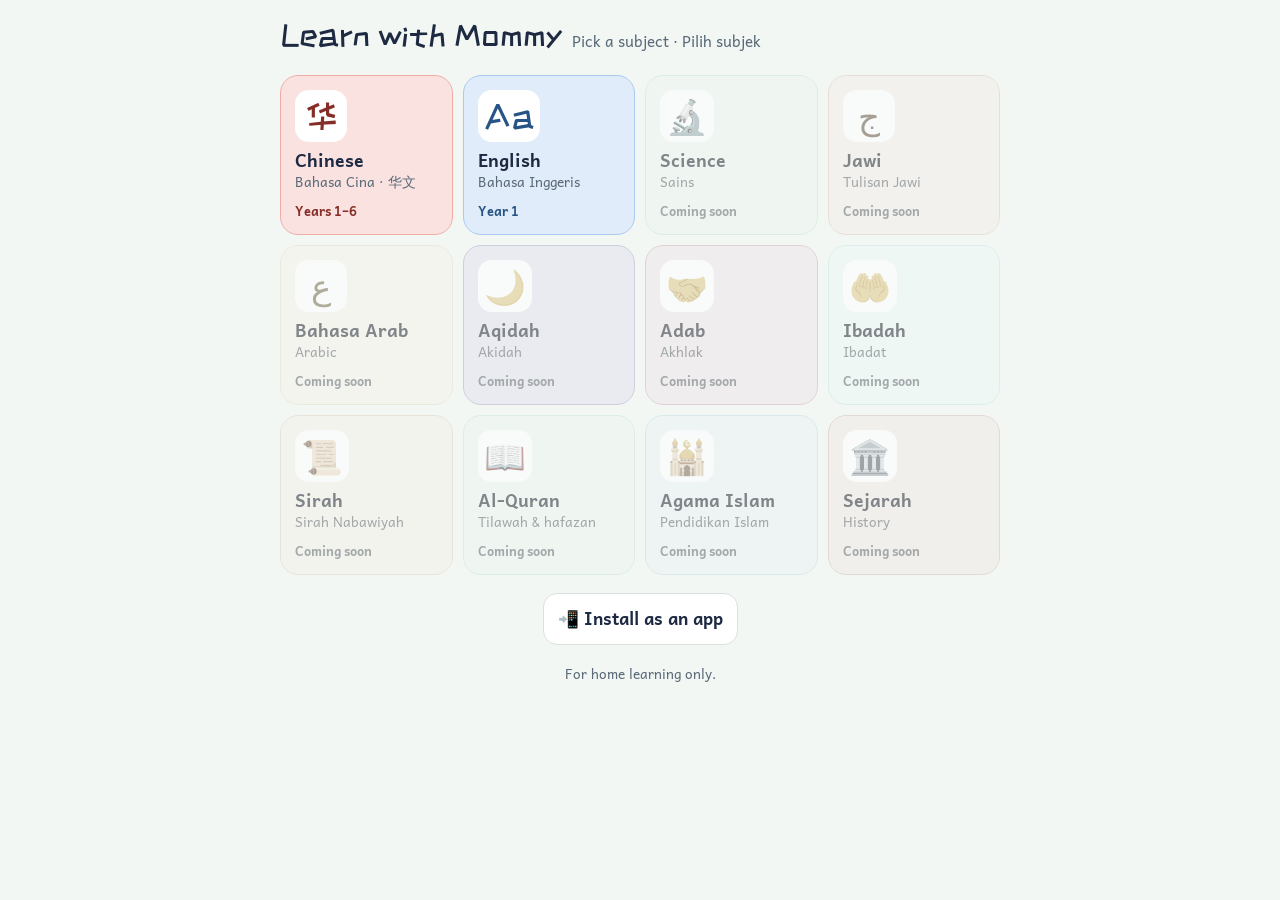
<file: index.html>
<!doctype html>
<html lang="en">
<head>
<meta charset="utf-8">
<meta name="viewport" content="width=device-width, initial-scale=1, viewport-fit=cover">
<title>Learn with Mommy</title>
<meta name="description" content="Flashcards and quizzes for Malaysian primary school subjects: Chinese (Years 1–6), English and more, with pictures and sound.">
<meta name="theme-color" content="#f3f7f4" media="(prefers-color-scheme: light)">
<meta name="theme-color" content="#11191d" media="(prefers-color-scheme: dark)">
<link rel="manifest" href="manifest.webmanifest">
<link rel="icon" href="icons/favicon-32.png" sizes="32x32" type="image/png">
<link rel="apple-touch-icon" href="icons/apple-touch-icon.png">
<meta name="mobile-web-app-capable" content="yes">
<meta name="apple-mobile-web-app-capable" content="yes">
<meta name="apple-mobile-web-app-title" content="Learn with Mommy">
<link rel="preconnect" href="https://fonts.googleapis.com">
<link rel="preconnect" href="https://fonts.gstatic.com" crossorigin>
<link rel="stylesheet" href="https://fonts.googleapis.com/css2?family=Andika:wght@400;700&family=Noto+Sans+SC:wght@500;700&family=ZCOOL+KuaiLe&display=swap" crossorigin>
<link rel="stylesheet" href="css/style.css">
</head>
<body>
<div class="wrap">
  <header class="top">
    <div class="brand">
      <button class="home-btn" id="back" aria-label="All subjects" hidden>←</button>
      <h1 id="title">Learn with Mommy</h1>
      <span id="subtitle"></span>
    </div>
    <nav class="tabs" id="tabs" role="tablist" hidden>
      <button id="tab-cards" role="tab" aria-selected="true"><span class="zh" id="tab-cards-local"></span>Cards</button>
      <button id="tab-quiz" role="tab" aria-selected="false"><span class="zh" id="tab-quiz-local"></span>Quiz</button>
      <button id="tab-test" aria-selected="false" hidden><span class="zh">模拟考</span>Test</button>
    </nav>
  </header>

  <section class="home" id="home" aria-label="Subjects">
    <div class="subjects" id="subjects"></div>
  </section>

  <div id="subject" hidden>
    <section class="picker" aria-label="Year and chapters">
      <span class="label" id="years-label">Year</span>
      <div class="years" id="years"></div>
      <div class="picker-head">
        <span class="label" id="units-label">Chapters</span>
        <div>
          <button class="linkish" id="pick-all">All</button>
          <button class="linkish" id="pick-none">Clear</button>
        </div>
      </div>
      <div class="chips" id="chips"></div>
      <div class="picked" id="picked"></div>
    </section>

    <main id="view-cards"></main>
    <main id="view-quiz" hidden></main>
  </div>

  <div class="install" id="install" hidden>
    <button class="btn" id="install-btn">📲 Install as an app</button>
    <p class="note" id="install-help" hidden></p>
  </div>

  <footer><span id="credit"></span> For home learning only.</footer>
</div>
<script src="js/subjects.js"></script>
<script src="js/data/chinese/year1.js"></script>
<script src="js/data/chinese/year2.js"></script>
<script src="js/data/chinese/year3.js"></script>
<script src="js/data/chinese/year4.js"></script>
<script src="js/data/chinese/year5.js"></script>
<script src="js/data/chinese/year6.js"></script>
<script src="js/data/english/year1.js"></script>
<script src="js/app.js"></script>
</body>
</html>
</file>
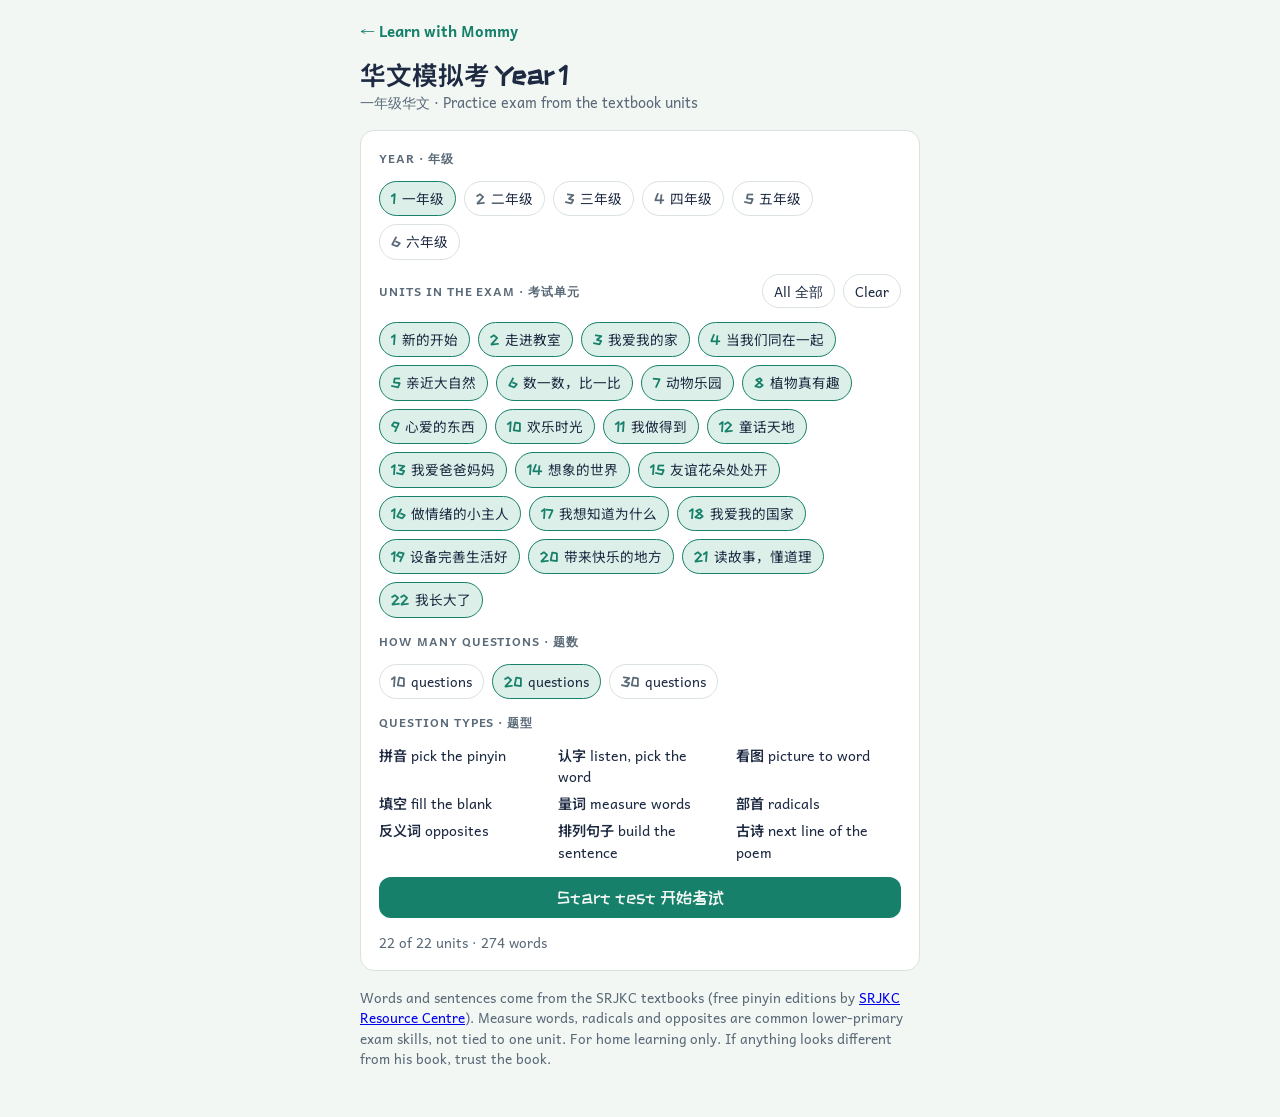
<file: exam.html>
<!doctype html>
<html lang="en">
<head>
<meta charset="utf-8">
<meta name="viewport" content="width=device-width, initial-scale=1, viewport-fit=cover">
<title>Learn with Mommy · 模拟考</title>
<meta name="description" content="Practice exam for SRJKC Bahasa Cina Years 1–6: pinyin, listening, fill in the blank, measure words, radicals, opposites, sentence order and poems.">
<meta name="theme-color" content="#f3f7f4" media="(prefers-color-scheme: light)">
<meta name="theme-color" content="#11191d" media="(prefers-color-scheme: dark)">
<link rel="manifest" href="manifest.webmanifest">
<link rel="icon" href="icons/favicon-32.png" sizes="32x32" type="image/png">
<link rel="apple-touch-icon" href="icons/apple-touch-icon.png">
<meta name="mobile-web-app-capable" content="yes">
<meta name="apple-mobile-web-app-capable" content="yes">
<meta name="apple-mobile-web-app-title" content="Learn with Mommy">
<link rel="preconnect" href="https://fonts.googleapis.com">
<link rel="preconnect" href="https://fonts.gstatic.com" crossorigin>
<link rel="stylesheet" href="https://fonts.googleapis.com/css2?family=Andika:wght@400;700&family=Noto+Sans+SC:wght@500;700&family=ZCOOL+KuaiLe&display=swap" crossorigin>
<style>
/* Layout: one narrow exercise-book column; a setup card, then one question at a time, then a marked result sheet. */
:root{
  --paper:#f3f7f4; --sheet:#ffffff; --ink:#1d2a42; --muted:#5a6a78;
  --line:#d9e2dd; --grid:#e0605c; --gridfaint:#f2b8b4;
  --pen:#17806a; --pen-soft:#dcefe8;
  --ok:#1f9d55; --ok-soft:#dff5e7; --no:#d64545; --no-soft:#fde6e4; --star:#f1a93a;
  --hz:"Noto Sans SC","PingFang SC","Microsoft YaHei","Hiragino Sans GB",sans-serif;
  --display:"ZCOOL KuaiLe","Noto Sans SC","Andika",sans-serif;
  --body:"Andika","Segoe UI",system-ui,sans-serif;
}
@media (prefers-color-scheme:dark){:root:not([data-theme="light"]){
  --paper:#11191d; --sheet:#1a242a; --ink:#e9eef0; --muted:#9fb0ba; --line:#2c3a42;
  --grid:#e8736e; --gridfaint:#6b3532; --pen:#3cc19b; --pen-soft:#1d3b33;
  --ok:#4cc982; --ok-soft:#17352a; --no:#f07272; --no-soft:#3d1f1f; --star:#f5b850; color-scheme:dark}}
:root[data-theme="dark"]{
  --paper:#11191d; --sheet:#1a242a; --ink:#e9eef0; --muted:#9fb0ba; --line:#2c3a42;
  --grid:#e8736e; --gridfaint:#6b3532; --pen:#3cc19b; --pen-soft:#1d3b33;
  --ok:#4cc982; --ok-soft:#17352a; --no:#f07272; --no-soft:#3d1f1f; --star:#f5b850; color-scheme:dark}
[hidden]{display:none!important}
html,body{margin:0}
.back{font-family:var(--body);font-weight:700;color:var(--pen);text-decoration:none;font-size:.95rem}
.back:focus-visible{outline:3px solid var(--star);outline-offset:2px;border-radius:6px}
*{box-sizing:border-box}
body{background:var(--paper);color:var(--ink);font-family:var(--body);font-size:16px;line-height:1.5;padding-inline:16px;padding-block:20px 48px}
.wrap{max-width:560px;margin:0 auto;display:grid;gap:16px}
header{display:flex;align-items:center;justify-content:space-between;gap:12px}
h1{font-family:var(--display);font-weight:600;font-size:1.6rem;margin:0;line-height:1.15;text-wrap:balance}
h1 .hz{font-family:var(--hz);margin-right:6px}
.sub{color:var(--muted);font-size:.9rem;margin:2px 0 0}
.sheet{background:var(--sheet);border:1px solid var(--line);border-radius:14px;padding:18px;display:grid;gap:14px}
.label{font-size:.75rem;letter-spacing:.08em;text-transform:uppercase;color:var(--muted);font-weight:700}
.chips{display:flex;flex-wrap:wrap;gap:8px}
.chip{font:inherit;font-size:.85rem;border:1.5px solid var(--line);background:transparent;color:var(--ink);border-radius:999px;padding:6px 11px;cursor:pointer;display:inline-flex;gap:6px;align-items:baseline}
.chip b{font-family:var(--display);font-weight:600;color:var(--muted)}
.chip .hz{font-family:var(--hz)}
.chip[aria-pressed="true"]{background:var(--pen-soft);border-color:var(--pen);color:var(--ink)}
.chip[aria-pressed="true"] b{color:var(--pen)}
.row{display:flex;flex-wrap:wrap;gap:8px;align-items:center}
.btn{font-family:var(--display);font-weight:400;font-size:1.1rem;border:0;border-radius:12px;padding:12px 18px;cursor:pointer;background:var(--pen);color:var(--paper)}
.btn.ghost{background:transparent;color:var(--pen);border:1.5px solid var(--pen)}
.btn:disabled{opacity:.4;cursor:default}
button:focus-visible{outline:3px solid var(--star);outline-offset:2px}
.note{font-size:.85rem;color:var(--muted);margin:0}
.types{display:grid;grid-template-columns:repeat(auto-fill,minmax(150px,1fr));gap:6px 14px;font-size:.88rem;margin:0;padding:0;list-style:none}
.types li .hz{font-family:var(--hz);font-weight:600;margin-right:4px}
/* quiz */
.bar{height:8px;background:var(--line);border-radius:99px;overflow:hidden}
.bar i{display:block;height:100%;background:var(--pen);transition:width .3s}
.meta{display:flex;justify-content:space-between;font-size:.85rem;color:var(--muted);font-variant-numeric:tabular-nums}
.sec{display:flex;align-items:baseline;gap:8px;flex-wrap:wrap}
.sec .hz{font-family:var(--hz);font-size:1.15rem;font-weight:600}
.sec .en{font-size:.85rem;color:var(--muted)}
.q{font-size:1.1rem}
.prompt{display:flex;flex-wrap:wrap;align-items:center;justify-content:center;gap:10px;padding:8px 0;min-height:84px;text-align:center}
.big{font-family:var(--hz);font-size:2rem;font-weight:600;line-height:1.4}
.py{font-family:var(--body);font-size:1.35rem;color:var(--pen);font-weight:700}
.pic{font-size:3rem;line-height:1}
.tzg{display:inline-flex;gap:3px}
.tzg span{width:58px;height:58px;display:grid;place-items:center;font-family:var(--hz);font-size:2.2rem;font-weight:600;border:1.5px solid var(--grid);
  background:linear-gradient(var(--gridfaint),var(--gridfaint)) center/100% 1px no-repeat,linear-gradient(var(--gridfaint),var(--gridfaint)) center/1px 100% no-repeat}
.sent{font-family:var(--hz);font-size:1.45rem;font-weight:600;line-height:1.7}
.blank{display:inline-block;min-width:2.4em;border-bottom:2px solid var(--pen);margin:0 4px;color:var(--pen)}
.say{font:inherit;border:1.5px solid var(--pen);color:var(--pen);background:var(--pen-soft);border-radius:999px;padding:6px 12px;cursor:pointer;font-weight:700}
.opts{display:grid;grid-template-columns:1fr 1fr;gap:10px}
.opt{font:inherit;min-height:64px;border:2px solid var(--line);background:var(--sheet);color:var(--ink);border-radius:12px;padding:10px;cursor:pointer;display:grid;place-items:center;text-align:center}
.opt .hz{font-family:var(--hz);font-size:1.5rem;font-weight:600;line-height:1.3}
.opt .p{font-size:1.15rem;font-weight:700}
.opt.ok{border-color:var(--ok);background:var(--ok-soft)}
.opt.no{border-color:var(--no);background:var(--no-soft)}
.opt:disabled{cursor:default}
.slot{min-height:64px;border:2px dashed var(--line);border-radius:12px;padding:8px;display:flex;flex-wrap:wrap;gap:8px;align-items:center;justify-content:center}
.tiles{display:flex;flex-wrap:wrap;gap:8px;justify-content:center}
.tile{font-family:var(--hz);font-size:1.35rem;font-weight:600;border:2px solid var(--pen);background:var(--pen-soft);color:var(--ink);border-radius:10px;padding:6px 12px;cursor:pointer}
.tile:disabled{visibility:hidden}
.slot.ok{border-color:var(--ok);border-style:solid;background:var(--ok-soft)}
.slot.no{border-color:var(--no);border-style:solid;background:var(--no-soft)}
.fb{border-radius:12px;padding:10px 14px;font-weight:700;display:flex;gap:8px;align-items:baseline;flex-wrap:wrap}
.fb.ok{background:var(--ok-soft);color:var(--ok)}
.fb.no{background:var(--no-soft);color:var(--no)}
.fb .hz{font-family:var(--hz)}
/* result */
.score{display:flex;align-items:center;gap:16px;flex-wrap:wrap}
.score .num{font-family:var(--display);font-weight:600;font-size:3.2rem;line-height:1;color:var(--no);border:3px solid var(--no);border-radius:50%;width:110px;height:110px;display:grid;place-items:center;transform:rotate(-8deg);font-variant-numeric:tabular-nums}
.stars{font-size:2rem;color:var(--star);letter-spacing:4px}
.stars .off{color:var(--line)}
.miss{list-style:none;margin:0;padding:0;display:grid;gap:8px}
.miss li{border-top:1px solid var(--line);padding-top:8px;display:grid;gap:2px;min-width:0}
.miss .s{font-size:.78rem;color:var(--muted)}
.miss .a{font-family:var(--hz);font-weight:600;font-size:1.1rem;overflow-wrap:anywhere}
.miss .a em{font-style:normal;color:var(--ok)}
.miss .a del{color:var(--no)}
@media (max-width:380px){.tzg span{width:48px;height:48px;font-size:1.8rem}.big{font-size:1.7rem}}
@media (prefers-reduced-motion:reduce){.bar i{transition:none}}
</style>
</head>
<body>

<div class="wrap">
  <a class="back" href="index.html#chinese/cards">← Learn with Mommy</a>
  <header>
    <div>
      <h1><span class="hz">华文模拟考</span><span id="yearTitle">Year 1</span></h1>
      <p class="sub" id="yearSub">一年级华文 · Practice exam from the textbook units</p>
    </div>
  </header>

  <section id="setup" class="sheet" aria-label="Set up the test">
    <span class="label">Year · 年级</span>
    <div class="chips" id="years"></div>
    <div class="row" style="justify-content:space-between">
      <span class="label">Units in the exam · 考试单元</span>
      <div class="row">
        <button class="chip" id="allBtn" type="button">All 全部</button>
        <button class="chip" id="noneBtn" type="button">Clear</button>
      </div>
    </div>
    <div class="chips" id="units"></div>
    <span class="label">How many questions · 题数</span>
    <div class="chips" id="counts"></div>
    <span class="label">Question types · 题型</span>
    <ul class="types">
      <li><span class="hz">拼音</span>pick the pinyin</li>
      <li><span class="hz">认字</span>listen, pick the word</li>
      <li><span class="hz">看图</span>picture to word</li>
      <li><span class="hz">填空</span>fill the blank</li>
      <li><span class="hz">量词</span>measure words</li>
      <li><span class="hz">部首</span>radicals</li>
      <li><span class="hz">反义词</span>opposites</li>
      <li><span class="hz">排列句子</span>build the sentence</li>
      <li><span class="hz">古诗</span>next line of the poem</li>
    </ul>
    <button class="btn" id="startBtn" type="button">Start test 开始考试</button>
    <p class="note" id="setupNote"></p>
  </section>

  <section id="quiz" class="sheet" hidden aria-live="polite"></section>
  <section id="result" class="sheet" hidden></section>
  <p class="note">Words and sentences come from the SRJKC textbooks (free pinyin editions by <a href="https://multilingual-malaysian.github.io/SRJKC_resources/" target="_blank" rel="noopener">SRJKC Resource Centre</a>). Measure words, radicals and opposites are common lower-primary exam skills, not tied to one unit. For home learning only. If anything looks different from his book, trust the book.</p>
</div>

<script src="js/subjects.js"></script>
<script src="js/data/chinese/year1.js"></script>
<script src="js/data/chinese/year2.js"></script>
<script src="js/data/chinese/year3.js"></script>
<script src="js/data/chinese/year4.js"></script>
<script src="js/data/chinese/year5.js"></script>
<script src="js/data/chinese/year6.js"></script>
<script>
const YEARS=Object.keys((window.BOOKS||{}).chinese||{}).map(Number).sort((a,b)=>a-b);
let D,WORDS,VOCAB,SENTS,year;
function loadYear(y){
  const b=BOOKS.chinese[y];year=y;
  D={units:b.chapters.map(c=>[c.n,c.zh,c.en]),poems:(b.poems||[]).map(p=>({ch:p.ch,t:p.title,a:p.author,d:p.dynasty,l:p.lines}))};
  WORDS=[];b.chapters.forEach(c=>c.words.forEach(w=>WORDS.push({zh:w[0],py:w[1],en:w[2],pic:w[3]||"",s:w[4]||"",ch:c.n})));
  VOCAB=new Set(WORDS.map(w=>w.zh));SENTS=buildSents();
}
const MW = [["猫","🐱","只"],["小鸟","🐦","只"],["狗","🐕","只"],["书","📕","本"],["花","🌸","朵"],["树","🌳","棵"],["鱼","🐟","条"],["河","🏞️","条"],["桌子","🪑","张"],["纸","📄","张"],["伞","☂️","把"],["车","🚗","辆"],["牛","🐄","头"],["马","🐎","匹"],["笔","✏️","支"],["衣服","👕","件"],["鞋","👟","双"],["山","⛰️","座"],["帽子","🧢","顶"],["人","🧍","个"],["苹果","🍎","个"]];
const MWS = ["只","本","朵","棵","条","张","把","辆","头","匹","支","件","双","座","顶","个"];
const RAD = [["妈","女"],["姐","女"],["好","女"],["河","氵"],["海","氵"],["洗","氵"],["树","木"],["林","木"],["桥","木"],["花","艹"],["草","艹"],["吃","口"],["叫","口"],["唱","口"],["打","扌"],["拍","扌"],["你","亻"],["他","亻"],["们","亻"],["说","讠"],["读","讠"],["话","讠"],["跑","足"],["跳","足"],["鸭","鸟"],["鹅","鸟"],["晴","日"],["明","日"],["灯","火"],["想","心"]];
const RADS = ["女","氵","木","艹","口","扌","亻","讠","足","鸟","日","火","心"];
const ANT = [["大","小"],["多","少"],["上","下"],["来","去"],["高","矮"],["长","短"],["快","慢"],["开","关"],["前","后"],["左","右"],["早","晚"],["胖","瘦"],["黑","白"],["冷","热"],["哭","笑"],["出","入"]];
const SEC = {
  py:["拼音","Pick the correct pinyin"], hear:["认字","Listen and pick the word"], pic:["看图","Look at the picture, pick the word"],
  fill:["填空","Fill in the blank"], mw:["量词","Pick the measure word"], rad:["部首","Pick the radical 部首"],
  ant:["反义词","Pick the opposite"], ord:["排列句子","Tap the words in the right order"], poem:["古诗","What is the next line?"]
};
const ORDER = ["py","hear","pic","fill","mw","rad","ant","ord","poem"];

/* storage (best score only, optional) */
const store={get(k){try{return localStorage.getItem(k)}catch(e){return null}},set(k,v){try{localStorage.setItem(k,v)}catch(e){}}};

const $=s=>document.querySelector(s);
const shuffle=a=>{a=a.slice();for(let i=a.length-1;i>0;i--){const j=Math.random()*(i+1)|0;[a[i],a[j]]=[a[j],a[i]]}return a};
const esc=s=>String(s).replace(/[&<>"]/g,c=>({"&":"&amp;","<":"&lt;",">":"&gt;",'"':"&quot;"}[c]));
const tzg=w=>'<span class="tzg">'+[...w].map(c=>'<span>'+esc(c)+'</span>').join("")+'</span>';
const canSpeak = typeof window.speechSynthesis!=="undefined" && typeof SpeechSynthesisUtterance!=="undefined";
function speak(t){ if(!canSpeak) return; try{speechSynthesis.cancel();const u=new SpeechSynthesisUtterance(t);u.lang="zh-CN";u.rate=.8;speechSynthesis.speak(u)}catch(e){} }

/* setup state */
let units=new Set(); let count=20;
const unitKey=()=>"lwm-exam-units-y"+year;
function setYear(y){
  loadYear(y);store.set("lwm-exam-year",y);
  const saved=JSON.parse(store.get(unitKey())||"null");const ok=D.units.map(u=>u[0]);
  units=new Set(Array.isArray(saved)?saved.filter(n=>ok.includes(n)):ok);
  const zh=BOOKS.chinese[y].zh||"";
  $("#yearTitle").textContent="Year "+y;$("#yearSub").textContent=zh+"华文 · Practice exam from the textbook units";
  document.title="Learn with Mommy · 模拟考 Year "+y;
  try{history.replaceState(null,"","#"+y)}catch(e){}
  drawUnits();
}
function drawUnits(){
  store.set(unitKey(),JSON.stringify([...units]));
  $("#years").innerHTML=YEARS.map(y=>`<button class="chip" type="button" id="y${y}" data-y="${y}" aria-pressed="${y===year}"><b>${y}</b><span class="hz">${esc(BOOKS.chinese[y].zh||"")}</span></button>`).join("");
  $("#units").innerHTML=D.units.map(u=>`<button class="chip" type="button" id="u${u[0]}" data-u="${u[0]}" aria-pressed="${units.has(u[0])}"><b>${u[0]}</b><span class="hz">${esc(u[1])}</span></button>`).join("");
  $("#counts").innerHTML=[10,20,30].map(n=>`<button class="chip" type="button" id="c${n}" data-c="${n}" aria-pressed="${count===n}"><b>${n}</b> questions</button>`).join("");
  $("#startBtn").disabled=!units.size;
  const best=store.get("lwm-exam-best-y"+year+":"+[...units].sort((a,b)=>a-b).join(","));
  $("#setupNote").textContent = !units.size ? "Pick at least one unit." :
    `${units.size} of ${D.units.length} units · ${WORDS.filter(w=>units.has(w.ch)).length} words` + (best?` · best score here: ${best}/100`:"");
}
$("#units").onclick=e=>{const b=e.target.closest("[data-u]");if(!b)return;const n=+b.dataset.u;units.has(n)?units.delete(n):units.add(n);drawUnits()};
$("#years").onclick=e=>{const b=e.target.closest("[data-y]");if(b&&+b.dataset.y!==year)setYear(+b.dataset.y)};
$("#counts").onclick=e=>{const b=e.target.closest("[data-c]");if(!b)return;count=+b.dataset.c;drawUnits()};
$("#allBtn").onclick=()=>{units=new Set(D.units.map(u=>u[0]));drawUnits()};
$("#noneBtn").onclick=()=>{units.clear();drawUnits()};

/* question makers */
const TONES={a:"āáǎàa",e:"ēéěèe",i:"īíǐìi",o:"ōóǒòo",u:"ūúǔùu",ü:"ǖǘǚǜü"};
function retone(py){
  const syl=py.split(" ");const idx=shuffle(syl.map((_,i)=>i));
  for(const i of idx){for(const [v,set] of Object.entries(TONES)){const k=set.indexOf([...syl[i]].find(c=>set.includes(c))||"#");
    if(k>-1&&k<4){const ch=set[k];const opts=[0,1,2,3].filter(t=>t!==k);const nt=set[opts[Math.random()*3|0]];const s=syl.slice();s[i]=s[i].replace(ch,nt);return s.join(" ")}}}
  return null;
}
function distract(correct,pool,n=3){const seen=new Set([correct]);const out=[];for(const p of shuffle(pool)){if(!seen.has(p)){seen.add(p);out.push(p)}if(out.length===n)break}return out}
function sameLen(pool,w){const s=pool.filter(x=>[...x.zh].length===[...w.zh].length);return s.length>=4?s:pool}

function make(type,pool,used){
  const fresh=pool.filter(w=>!used.has(w.zh));
  const pick=a=>a[Math.random()*a.length|0];
  if(type==="py"){const w=pick(fresh);if(!w)return null;used.add(w.zh);
    const tv=retone(w.py);const others=distract(w.py,sameLen(WORDS,w).map(x=>x.py),tv?2:3);
    const opts=shuffle([w.py,...(tv&&tv!==w.py&&!others.includes(tv)?[tv]:[]),...others]).slice(0,4);if(!opts.includes(w.py))opts[0]=w.py;
    return {type,prompt:tzg(w.zh),opts:shuffle(opts),ans:w.py,optCls:"p",show:w.zh+" "+w.py}}
  if(type==="hear"||type==="pic"){const w=pick(fresh.filter(x=>type==="hear"||x.pic));if(!w)return null;used.add(w.zh);
    const opts=shuffle([w.zh,...distract(w.zh,sameLen(pool.length>=8?pool:WORDS,w).map(x=>x.zh))]);
    const prompt=type==="hear"
      ? `<span class="py">${esc(w.py)}</span>${canSpeak?`<button class="say" type="button" data-say="${esc(w.zh)}">🔊 Listen 听</button>`:""}`
      : `<span class="pic">${w.pic}</span><span class="note">${esc(w.en)}</span>`;
    return {type,prompt,opts,ans:w.zh,optCls:"hz",say:type==="hear"?w.zh:null,show:w.zh+" "+w.py}}
  if(type==="fill"){const c=shuffle(fresh.filter(x=>x.s&&x.s.includes(x.zh)&&x.s.replace(/[，。！？、“”]/g,"").length>[...x.zh].length));const w=c[0];if(!w)return null;used.add(w.zh);
    const sent=esc(w.s).replace(esc(w.zh),'<span class="blank">（　）</span>');
    const opts=shuffle([w.zh,...distract(w.zh,sameLen(pool.length>=8?pool:WORDS,w).map(x=>x.zh).filter(z=>!w.s.includes(z)))]);
    return {type,prompt:`<span class="sent">${sent}</span>`,opts,ans:w.zh,optCls:"hz",show:w.s}}
  if(type==="mw"){const it=pick(MW.filter(m=>!used.has("mw"+m[0])));if(!it)return null;used.add("mw"+it[0]);
    return {type,prompt:`<span class="pic">${it[1]}</span><span class="sent">一<span class="blank">（　）</span>${esc(it[0])}</span>`,opts:shuffle([it[2],...distract(it[2],MWS)]),ans:it[2],optCls:"hz",show:"一"+it[2]+it[0]}}
  if(type==="rad"){const it=pick(RAD.filter(r=>!used.has("r"+r[0])));if(!it)return null;used.add("r"+it[0]);
    return {type,prompt:tzg(it[0]),opts:shuffle([it[1],...distract(it[1],RADS)]),ans:it[1],optCls:"hz",show:it[0]+" → "+it[1]}}
  if(type==="ant"){const it=pick(ANT.filter(r=>!used.has("a"+r[0])));if(!it)return null;used.add("a"+it[0]);const flip=Math.random()<.5;const q=flip?it[1]:it[0],a=flip?it[0]:it[1];
    return {type,prompt:`${tzg(q)}<span class="sent">↔</span><span class="tzg"><span>？</span></span>`,opts:shuffle([a,...distract(a,ANT.flat().filter(x=>x!==q))]),ans:a,optCls:"hz",show:q+" ↔ "+a}}
  if(type==="ord"){const c=shuffle(SENTS.filter(s=>units.has(s.ch)&&!used.has("o"+s.text)));const s=c[0];if(!s)return null;used.add("o"+s.text);
    return {type,ord:true,tiles:shuffleDiff(s.tiles),ans:s.tiles.join(""),end:s.end,show:s.text+s.end}}
  if(type==="poem"){const ps=D.poems.filter(p=>units.has(p.ch));const p=pick(ps);if(!p)return null;
    const i=pick([...Array(p.l.length-1).keys()].filter(k=>!used.has("p"+p.t+k)));if(i===undefined)return null;used.add("p"+p.t+i);
    const a=p.l[i+1][0];const all=D.poems.flatMap(x=>x.l.map(l=>l[0])).filter(l=>l!==p.l[i][0]&&[...l].length===[...a].length);
    return {type,prompt:`<div><div class="note">《${esc(p.t)}》${esc(p.d)} · ${esc(p.a)}</div><div class="sent">${esc(p.l[i][0])}，</div><div class="sent"><span class="blank">（　　　）</span></div></div>`,opts:shuffle([a,...distract(a,all)]),ans:a,optCls:"hz",show:p.l[i][0]+"，"+a}}
}
function shuffleDiff(t){for(let k=0;k<8;k++){const s=shuffle(t);if(s.join("")!==t.join(""))return s}return t.slice().reverse()}

/* sentences for 排列句子: segment by textbook words, 3–5 tiles */
function buildSents(){const seen=new Set(),out=[];
  for(const w of WORDS){if(!w.s)continue;const m=w.s.match(/^([^，。！？、“”：；]+)([。！？])$/);if(!m)continue;const t=m[1];const L=[...t].length;if(L<5||L>14||seen.has(t))continue;seen.add(t);
    const ch=[...t];let tok=[];for(let i=0;i<ch.length;){let hit=null;for(let n=Math.min(4,ch.length-i);n>=2;n--){const s=ch.slice(i,i+n).join("");if(VOCAB.has(s)){hit=s;break}}
      if(hit){tok.push({t:hit,v:1});i+=[...hit].length}else{tok.push({t:ch[i],v:0});i++}}
    {const m2=[];let run="";const flush=()=>{const c=[...run];const sizes={1:[1],2:[2],3:[3],4:[2,2],5:[2,3],6:[3,3]}[c.length]||[c.length];let p=0;for(const z of sizes){m2.push({t:c.slice(p,p+z).join(""),v:0});p+=z}run=""};
      for(const x of tok){if(x.v){if(run)flush();m2.push(x)}else run+=x.t}if(run)flush();tok=m2}
    while(tok.length>5){let best=-1,bl=1e9;for(let i=0;i<tok.length-1;i++){const l=tok[i].t.length+tok[i+1].t.length+(tok[i].v+tok[i+1].v)*2;if(l<bl){bl=l;best=i}}
      tok.splice(best,2,{t:tok[best].t+tok[best+1].t,v:0})}
    if(tok.length<3)continue;out.push({ch:w.ch,text:t,end:m[2],tiles:tok.map(x=>x.t)})}
  return out}

/* test flow */
let Q=[],qi=0,score=0,misses=[];
function build(n,onlyFrom){
  const pool=WORDS.filter(w=>units.has(w.ch));const used=new Set();
  let types=ORDER.filter(t=>t!=="poem"||D.poems.some(p=>units.has(p.ch))).filter(t=>t!=="ord"||SENTS.some(s=>units.has(s.ch)));
  const list=[];let k=0,guard=0;while(list.length<n&&guard++<400){const t=types[k++%types.length];const q=make(t,pool,used);if(q)list.push(q)}
  return list.sort((a,b)=>ORDER.indexOf(a.type)-ORDER.indexOf(b.type));
}
function start(list){Q=list;qi=0;score=0;misses=[];$("#setup").hidden=true;$("#result").hidden=true;$("#quiz").hidden=false;show();window.scrollTo({top:0})}
$("#startBtn").onclick=()=>start(build(count));

function show(){
  const q=Q[qi];const s=SEC[q.type];const prev=qi>0?Q[qi-1].type:null;
  let h=`<div class="meta"><span>Question ${qi+1} / ${Q.length}</span><span>✓ ${score}</span></div><div class="bar"><i style="width:${qi/Q.length*100}%"></i></div>
  <div class="sec"><span class="hz">${s[0]}</span><span class="en">${s[1]}</span></div>`;
  if(q.ord){
    h+=`<div class="slot" id="slot" aria-label="Your sentence"></div><div class="tiles" id="tiles">${q.tiles.map((t,i)=>`<button class="tile" type="button" id="t${i}" data-i="${i}">${esc(t)}</button>`).join("")}</div>
    <div class="row"><button class="btn" id="checkBtn" type="button" disabled>Check 检查</button><button class="btn ghost" id="resetBtn" type="button">Reset</button></div>`;
  } else {
    h+=`<div class="prompt">${q.prompt}</div><div class="opts">${q.opts.map((o,i)=>`<button class="opt" type="button" id="o${i}" data-o="${esc(o)}"><span class="${q.optCls}">${esc(o)}</span></button>`).join("")}</div>`;
  }
  h+=`<div id="fb"></div>`;
  $("#quiz").innerHTML=h;
  const sb=$("#quiz .say");if(sb)sb.onclick=()=>speak(sb.dataset.say);
  if(q.ord) wireOrder(q); else $("#quiz .opts").onclick=e=>{const b=e.target.closest(".opt");if(!b||b.disabled)return;answer(q,b.dataset.o,b)};
}
function wireOrder(q){
  let placed=[];const slot=$("#slot");
  const draw=()=>{slot.innerHTML=placed.map((i,k)=>`<button class="tile" type="button" data-k="${k}">${esc(q.tiles[i])}</button>`).join("");
    q.tiles.forEach((_,i)=>{$("#t"+i).disabled=placed.includes(i)});$("#checkBtn").disabled=placed.length!==q.tiles.length};
  $("#tiles").onclick=e=>{const b=e.target.closest(".tile");if(!b||b.disabled)return;placed.push(+b.dataset.i);draw()};
  slot.onclick=e=>{const b=e.target.closest(".tile");if(!b||slot.dataset.done)return;placed.splice(+b.dataset.k,1);draw()};
  $("#resetBtn").onclick=()=>{placed=[];draw()};
  $("#checkBtn").onclick=()=>{const got=placed.map(i=>q.tiles[i]).join("");slot.dataset.done=1;
    const ok=got===q.ans;slot.classList.add(ok?"ok":"no");$("#checkBtn").remove();$("#resetBtn").remove();$("#tiles").remove();
    finish(q,ok,got+q.end)};
}
function answer(q,o,b){
  const ok=o===q.ans;document.querySelectorAll("#quiz .opt").forEach(x=>{x.disabled=true;if(x.dataset.o===q.ans)x.classList.add("ok")});
  if(!ok)b.classList.add("no");finish(q,ok,o);
}
function finish(q,ok,got){
  if(ok)score++;else misses.push({q,got});
  const last=qi===Q.length-1;
  $("#fb").innerHTML=`<div class="fb ${ok?"ok":"no"}">${ok?"✓ Correct! 答对了":"✗ Answer 答案："}${ok?"":`<span class="hz">${esc(q.show)}</span>`}</div>
   <div class="row" style="margin-top:12px"><button class="btn" id="nextBtn" type="button">${last?"See score 看成绩":"Next 下一题"}</button></div>`;
  if(q.say&&!ok)speak(q.say);
  $("#nextBtn").focus();$("#nextBtn").onclick=()=>{if(last)result();else{qi++;show()}};
}
function result(){
  const pct=Math.round(score/Q.length*100);const st=pct>=90?3:pct>=70?2:pct>=50?1:0;
  const key="lwm-exam-best-y"+year+":"+[...units].sort((a,b)=>a-b).join(",");const best=+store.get(key)||0;if(pct>best)store.set(key,pct);
  const msg=pct>=90?"太棒了！ Excellent!":pct>=70?"很好！ Very good!":pct>=50?"加油！ Keep going!":"Let's practise these again 再练一练";
  $("#quiz").hidden=true;const r=$("#result");r.hidden=false;
  r.innerHTML=`<div class="score"><div class="num">${pct}</div><div><div class="stars">${"★".repeat(st)}<span class="off">${"★".repeat(3-st)}</span></div>
    <div style="font-family:var(--display);font-weight:600;font-size:1.2rem">${msg}</div><div class="note">${score} of ${Q.length} correct</div></div></div>
    ${misses.length?`<span class="label">To practise · 错题 (${misses.length})</span><ul class="miss">${misses.map(m=>`<li><span class="s">${SEC[m.q.type][0]} · ${SEC[m.q.type][1]}</span><span class="a"><em>${esc(m.q.show)}</em>  <del>${esc(m.got)}</del></span></li>`).join("")}</ul>`:`<p class="note">No mistakes this time.</p>`}
    <div class="row">${misses.length?`<button class="btn" id="redoBtn" type="button">Redo mistakes 再练错题</button>`:""}<button class="btn ghost" id="newBtn" type="button">New test 新试卷</button><button class="btn ghost" id="setBtn" type="button">Change units</button></div>`;
  const redo=$("#redoBtn");if(redo)redo.onclick=()=>start(shuffle(misses.map(m=>m.q)));
  $("#newBtn").onclick=()=>start(build(count));
  $("#setBtn").onclick=()=>{r.hidden=true;$("#setup").hidden=false;drawUnits()};
  window.scrollTo({top:0});
}
{const h=parseInt(location.hash.slice(1),10);const s=+store.get("lwm-exam-year");
 setYear(YEARS.includes(h)?h:YEARS.includes(s)?s:YEARS[0]);}
</script>
</body>
</html>
</file>
<file: css/style.css>
/* Layout: one centred column (max 720px) like an exercise-book page; characters sit in red 田字格 practice boxes. */
:root {
  --paper: #f3f7f4;
  --card: #ffffff;
  --ink: #1d2a42;
  --muted: #5a6a78;
  --line: #d9e2dd;
  --grid: #e0605c;
  --grid-soft: #f2b8b4;
  --accent: #17806a;
  --accent-ink: #ffffff;
  --accent-soft: #dcefe8;
  --sun: #f1a93a;
  --good: #1f9d55;
  --good-soft: #dff5e7;
  --bad: #d64545;
  --bad-soft: #fde6e4;
  --shadow: 0 6px 20px rgba(29, 42, 66, 0.10);
  --tile-sat: 70%; --tile-bg: 93%; --tile-line: 80%; --tile-ink: 34%; /* subject tiles: each tile brings its own hue */

  --font-zh: "Noto Sans SC", "PingFang SC", "Microsoft YaHei", "Hiragino Sans GB", sans-serif;
  --font-display: "ZCOOL KuaiLe", "Noto Sans SC", "Andika", sans-serif;
  --font-body: "Andika", "Segoe UI", system-ui, sans-serif;
  --font-term: var(--font-body); /* the subject's own words; each subject sets this (js/subjects.js) */
}
@media (prefers-color-scheme: dark) {
  :root:not([data-theme="light"]) {
    --paper: #11191d; --card: #1a242a; --ink: #e9eef0; --muted: #9fb0ba; --line: #2c3a42;
    --grid: #e8736e; --grid-soft: #6b3532; --accent: #3cc19b; --accent-ink: #0d1a16; --accent-soft: #1d3b33;
    --sun: #f5b850; --good: #4cc982; --good-soft: #17352a; --bad: #f07272; --bad-soft: #3d1f1f;
    --shadow: 0 6px 20px rgba(0, 0, 0, 0.35);
    --tile-sat: 35%; --tile-bg: 17%; --tile-line: 27%; --tile-ink: 72%;
    color-scheme: dark;
  }
}
:root[data-theme="dark"] {
  --paper: #11191d; --card: #1a242a; --ink: #e9eef0; --muted: #9fb0ba; --line: #2c3a42;
  --grid: #e8736e; --grid-soft: #6b3532; --accent: #3cc19b; --accent-ink: #0d1a16; --accent-soft: #1d3b33;
  --sun: #f5b850; --good: #4cc982; --good-soft: #17352a; --bad: #f07272; --bad-soft: #3d1f1f;
  --shadow: 0 6px 20px rgba(0, 0, 0, 0.35);
  --tile-sat: 35%; --tile-bg: 17%; --tile-line: 27%; --tile-ink: 72%;
  color-scheme: dark;
}

* { box-sizing: border-box; }
[hidden] { display: none !important; }
html, body { margin: 0; }
body {
  background: var(--paper);
  color: var(--ink);
  font-family: var(--font-body);
  font-size: 17px;
  line-height: 1.5;
  /* the safe-area insets keep content clear of the notch and home bar when opened as an installed app */
  padding: env(safe-area-inset-top) max(16px, env(safe-area-inset-right)) calc(40px + env(safe-area-inset-bottom)) max(16px, env(safe-area-inset-left));
  -webkit-tap-highlight-color: transparent;
}
.wrap { max-width: 720px; margin: 0 auto; display: flex; flex-direction: column; gap: 18px; }
button { font: inherit; color: inherit; cursor: pointer; }
button:focus-visible, .chip:focus-visible, select:focus-visible { outline: 3px solid var(--sun); outline-offset: 2px; }

/* Header */
header.top {
  display: flex; align-items: center; justify-content: space-between; flex-wrap: wrap; gap: 12px;
  padding-block: 18px 4px;
}
.brand { display: flex; align-items: baseline; gap: 10px; flex-wrap: wrap; }
.brand h1 { font-family: var(--font-display); font-weight: 400; font-size: 2rem; margin: 0; line-height: 1.1; }
.brand span { color: var(--muted); font-size: 0.95rem; }
.home-btn {
  align-self: center; border: 1.5px solid var(--line); background: var(--card); border-radius: 999px;
  width: 40px; height: 40px; font-size: 1.2rem; font-weight: 700; line-height: 1;
}
.tabs { display: flex; gap: 6px; background: var(--card); border: 1px solid var(--line); border-radius: 999px; padding: 4px; }
.tabs button {
  border: 0; background: transparent; border-radius: 999px; padding: 8px 16px; font-weight: 700;
}
.tabs button[aria-selected="true"] { background: var(--accent); color: var(--accent-ink); }
.tabs .zh { font-family: var(--font-zh); margin-right: 4px; }
.tabs .zh:empty { display: none; }

/* Home: one tile per subject */
.subjects { display: grid; grid-template-columns: repeat(auto-fill, minmax(150px, 1fr)); gap: 10px; }
.subject {
  --h: 160;
  display: flex; flex-direction: column; align-items: flex-start; gap: 2px; min-height: 132px;
  padding: 14px; border-radius: 18px; text-decoration: none; color: var(--ink);
  background: hsl(var(--h) var(--tile-sat) var(--tile-bg)); border: 1.5px solid hsl(var(--h) var(--tile-sat) var(--tile-line));
}
a.subject:hover { border-color: hsl(var(--h) 50% 55%); }
a.subject:focus-visible { outline: 3px solid var(--sun); outline-offset: 2px; }
.subject .s-icon {
  font-family: var(--font-display); font-size: 2.1rem; line-height: 1.1; margin-bottom: 6px;
  min-width: 52px; height: 52px; padding-inline: 6px; border-radius: 14px; display: grid; place-items: center;
  background: var(--card); color: hsl(var(--h) 55% var(--tile-ink));
}
.subject b { font-size: 1.1rem; line-height: 1.2; }
.subject small { color: var(--muted); font-size: 0.85rem; line-height: 1.3; }
.subject .s-status {
  margin-top: auto; padding-top: 8px; font-size: 0.8rem; font-weight: 700; color: hsl(var(--h) 55% var(--tile-ink));
}
.subject.soon { opacity: 0.55; filter: saturate(0.4); }
.subject.soon .s-status { color: var(--muted); }

/* Chapter picker */
.picker { display: flex; flex-direction: column; gap: 8px; }
.picker-head { display: flex; justify-content: space-between; align-items: center; gap: 8px; flex-wrap: wrap; }
.label { font-size: 0.8rem; text-transform: uppercase; letter-spacing: 0.08em; color: var(--muted); font-weight: 700; }
.chips { display: grid; grid-template-columns: repeat(auto-fill, minmax(48px, 1fr)); gap: 6px; }
.chip {
  border: 1.5px solid var(--line); background: var(--card); border-radius: 10px; padding: 6px 0;
  font-weight: 700; font-variant-numeric: tabular-nums; text-align: center;
}
.chip[aria-pressed="true"] { border-color: var(--accent); background: var(--accent-soft); color: var(--ink); }
.years { display: grid; grid-template-columns: repeat(6, 1fr); gap: 6px; }
.years button {
  border: 1.5px solid var(--line); background: var(--card); border-radius: 12px; padding: 8px 4px;
  font-weight: 700; display: flex; flex-direction: column; align-items: center; line-height: 1.2; font-size: 0.8rem; color: var(--muted);
}
.years button .big { font-family: var(--font-zh); font-size: 1rem; color: var(--ink); font-weight: 500; }
.years button[aria-pressed="true"] { border-color: var(--accent); background: var(--accent); color: var(--accent-ink); }
.years button[aria-pressed="true"] .big { color: var(--accent-ink); }
.linkish { border: 0; background: none; color: var(--accent); font-weight: 700; padding: 4px 6px; }
.picked { color: var(--muted); font-size: 0.9rem; min-height: 1.5em; }
.picked b { color: var(--ink); font-family: var(--font-zh); font-weight: 500; }

/* 田字格 character boxes */
.tzg-row { display: flex; justify-content: center; flex-wrap: wrap; gap: 6px; }
.tzg {
  --size: 96px;
  width: var(--size); height: var(--size); position: relative;
  border: 2px solid var(--grid);
  display: grid; place-items: center;
  font-family: var(--font-zh); font-size: calc(var(--size) * 0.72); line-height: 1; font-weight: 500;
  background:
    linear-gradient(var(--grid-soft), var(--grid-soft)) center / 100% 1px no-repeat,
    linear-gradient(var(--grid-soft), var(--grid-soft)) center / 1px 100% no-repeat;
}
.tzg.small { --size: 46px; border-width: 1.5px; }
.tzg-row.many .tzg { --size: 72px; }
.py-row { display: flex; justify-content: center; flex-wrap: wrap; gap: 6px; }
.py-row span { width: 96px; text-align: center; font-size: 1.15rem; color: var(--accent); font-weight: 700; }
.tzg-row.many + .py-row span, .py-row.many span { width: 72px; }
.tzg-row.most .tzg { --size: 58px; }
.py-row.most span { width: 58px; font-size: 1rem; }

/* Flashcard */
.deck-bar { display: flex; justify-content: space-between; align-items: center; gap: 10px; flex-wrap: wrap; }
.count { font-variant-numeric: tabular-nums; color: var(--muted); font-weight: 700; }
.toggles { display: flex; gap: 14px; flex-wrap: wrap; font-size: 0.95rem; }
.toggles label { display: flex; align-items: center; gap: 6px; cursor: pointer; }
.toggles input { width: 18px; height: 18px; accent-color: var(--accent); }

.card-stage { perspective: 1200px; }
.card {
  position: relative; width: 100%; min-height: 360px; border: 0; padding: 0; background: none;
  display: grid; /* both faces share one cell, so the card grows to fit the taller face */
  transform-style: preserve-3d; transition: transform 0.5s cubic-bezier(.2,.7,.2,1);
  -webkit-user-select: none; user-select: none; /* a long press on a card shouldn't select the text */
}
.card.flipped { transform: rotateY(180deg); }
.face {
  grid-area: 1 / 1; position: relative; min-width: 0; backface-visibility: hidden; -webkit-backface-visibility: hidden;
  background: var(--card); border-radius: 22px; box-shadow: var(--shadow); border: 1px solid var(--line);
  display: flex; flex-direction: column; align-items: center; justify-content: center; gap: 14px;
  padding: 40px 18px 36px; text-align: center;
}
.face.back { transform: rotateY(180deg); }
.face .pic { font-size: 3rem; line-height: 1; }
.face .hint { position: absolute; bottom: 12px; font-size: 0.85rem; color: var(--muted); }
.face .chap-tag { position: absolute; top: 12px; left: 16px; font-size: 0.8rem; color: var(--muted); font-weight: 700; }
.face .known-tag { position: absolute; top: 12px; right: 16px; font-size: 0.8rem; color: var(--good); font-weight: 700; }
.en-front { font-size: 1.3rem; font-weight: 700; color: var(--muted); max-width: 100%; overflow-wrap: anywhere; }
.back .py-big { font-size: 1.9rem; font-weight: 700; color: var(--accent); }
.back .en-big { font-size: 1.5rem; font-weight: 700; }
.back .term-mid { font-family: var(--font-term); font-size: 2rem; font-weight: 700; }
.term-big {
  font-family: var(--font-term); font-size: 3.4rem; font-weight: 700; line-height: 1.15;
  max-width: 100%; overflow-wrap: anywhere; letter-spacing: 0.02em;
}
.term-big.long { font-size: 2.4rem; }
.term-big .gap { display: inline-block; min-width: 0.8em; color: var(--grid); border-bottom: 4px solid var(--grid); }
.helper-front { font-size: 1.15rem; color: var(--accent); font-weight: 700; }
.sentence {
  font-family: var(--font-term); font-size: 1.25rem; background: var(--paper); border-radius: 12px;
  padding: 8px 14px; max-width: 100%;
}
.sentence mark { background: none; color: var(--grid); font-weight: 700; border-bottom: 2px solid var(--grid); }

.controls { display: grid; grid-template-columns: 1fr 1fr 1fr; gap: 10px; }
.btn {
  border: 1.5px solid var(--line); background: var(--card); border-radius: 14px; padding: 12px 14px;
  font-weight: 700; display: inline-flex; align-items: center; justify-content: center; gap: 8px;
  min-height: 52px;
}
.btn.primary { background: var(--accent); border-color: var(--accent); color: var(--accent-ink); }
.btn.good { border-color: var(--good); color: var(--good); }
.btn.soft { background: var(--accent-soft); border-color: transparent; }
.btn:disabled { opacity: 0.45; cursor: default; }
.row2 { display: grid; grid-template-columns: 1fr 1fr; gap: 10px; }
.row-wrap { display: flex; gap: 10px; flex-wrap: wrap; }
.row-wrap .btn { flex: 1 1 140px; }
.speak { font-size: 1.1rem; }

/* Quiz */
.panel {
  background: var(--card); border: 1px solid var(--line); border-radius: 20px; padding: 20px;
  display: flex; flex-direction: column; gap: 16px;
}
.panel h2 { font-family: var(--font-display); font-weight: 400; font-size: 1.6rem; margin: 0; }
.types { display: grid; grid-template-columns: repeat(auto-fill, minmax(200px, 1fr)); gap: 8px; }
.type {
  display: flex; gap: 10px; align-items: flex-start; border: 1.5px solid var(--line); border-radius: 12px;
  padding: 10px 12px; cursor: pointer; background: var(--paper);
}
.type input { width: 18px; height: 18px; margin-top: 3px; accent-color: var(--accent); flex: none; }
.type b { display: block; }
.type b.local { font-family: var(--font-term); font-weight: 500; }
.type small { color: var(--muted); }
.seg { display: flex; gap: 6px; flex-wrap: wrap; }
.seg button { border: 1.5px solid var(--line); background: var(--card); border-radius: 10px; padding: 6px 16px; font-weight: 700; }
.seg button[aria-pressed="true"] { border-color: var(--accent); background: var(--accent-soft); }
.best { color: var(--muted); font-size: 0.95rem; }

.progress { height: 10px; background: var(--line); border-radius: 999px; overflow: hidden; }
.progress div { height: 100%; background: var(--sun); border-radius: 999px; transition: width 0.3s; }
.q-meta { display: flex; justify-content: space-between; color: var(--muted); font-weight: 700; font-variant-numeric: tabular-nums; }
.q-prompt { display: flex; flex-direction: column; align-items: center; gap: 12px; text-align: center; padding-block: 8px; }
.q-ask { font-size: 1.05rem; color: var(--muted); font-weight: 700; }
.q-ask .zh { font-family: var(--font-zh); }
.q-big-en { font-size: 1.8rem; font-weight: 700; }
.q-pic { font-size: 4rem; line-height: 1; }
.q-sentence { font-family: var(--font-term); font-size: 1.6rem; line-height: 1.6; }
.q-sentence .blank { display: inline-block; min-width: 2.4em; border-bottom: 3px solid var(--grid); color: var(--grid); text-align: center; }
.q-sentence-en { color: var(--muted); }
.listen-btn { font-size: 2.6rem; width: 110px; height: 110px; border-radius: 50%; border: 0; background: var(--accent); color: var(--accent-ink); box-shadow: var(--shadow); }
.options { display: grid; grid-template-columns: 1fr 1fr; gap: 10px; }
.opt {
  border: 2px solid var(--line); background: var(--card); border-radius: 16px; padding: 14px 10px; min-height: 72px;
  font-weight: 700; font-size: 1.15rem; display: flex; align-items: center; justify-content: center; text-align: center;
}
.opt.term { font-family: var(--font-term); font-weight: 500; font-size: 1.7rem; }
.opt.term.long { font-size: 1.25rem; }
.opt:hover:not(:disabled) { border-color: var(--accent); }
.opt.right { border-color: var(--good); background: var(--good-soft); }
.opt.wrong { border-color: var(--bad); background: var(--bad-soft); }
.opt:disabled { cursor: default; }
.feedback { text-align: center; font-weight: 700; min-height: 1.5em; }
.feedback.ok { color: var(--good); }
.feedback.no { color: var(--bad); }
.feedback .term { font-family: var(--font-term); }

.result { text-align: center; align-items: center; }
.stars { font-size: 3rem; letter-spacing: 6px; }
.stars .off { filter: grayscale(1); opacity: 0.3; }
.score { font-size: 2.4rem; font-weight: 700; font-variant-numeric: tabular-nums; }
.review { width: 100%; text-align: left; display: flex; flex-direction: column; gap: 8px; }
.review-item { display: flex; gap: 12px; align-items: center; border: 1px solid var(--line); border-radius: 12px; padding: 8px 12px; background: var(--paper); }
.review-item .term { font-family: var(--font-term); font-size: 1.5rem; min-width: 3em; }
.review-item .info { min-width: 0; }
.review-item .info small { color: var(--muted); display: block; }

.note { color: var(--muted); font-size: 0.9rem; text-align: center; }
.note a { color: var(--accent); }
.install { display: flex; flex-direction: column; align-items: center; gap: 6px; }
.install .note { margin: 0; max-width: 34em; }
footer { color: var(--muted); font-size: 0.85rem; text-align: center; }
footer a { color: var(--accent); }

.pop { animation: pop 0.35s ease; }
@keyframes pop { 0% { transform: scale(1); } 40% { transform: scale(1.06); } 100% { transform: scale(1); } }
.shake { animation: shake 0.35s ease; }
@keyframes shake { 25% { transform: translateX(-6px); } 75% { transform: translateX(6px); } }

@media (max-width: 480px) {
  .brand h1 { font-size: 1.6rem; }
  .tzg { --size: 78px; }
  .tzg-row.many .tzg { --size: 58px; }
  .py-row span { width: 78px; }
  .tzg-row.many + .py-row span, .py-row.many span { width: 58px; }
  .tzg-row.most .tzg { --size: 46px; }
  .py-row.most span { width: 46px; font-size: 0.85rem; }
  .years button { font-size: 0.7rem; padding: 6px 2px; }
  .years button .big { font-size: 0.85rem; }
  .subjects { grid-template-columns: 1fr 1fr; }
  .term-big { font-size: 2.8rem; }
  .term-big.long { font-size: 2rem; }
  .card { min-height: 330px; }
  .opt.term { font-size: 1.45rem; }
  .btn { padding: 10px 8px; }
}
@media (prefers-reduced-motion: reduce) {
  .card { transition: none; }
  .pop, .shake { animation: none; }
}
</file>
